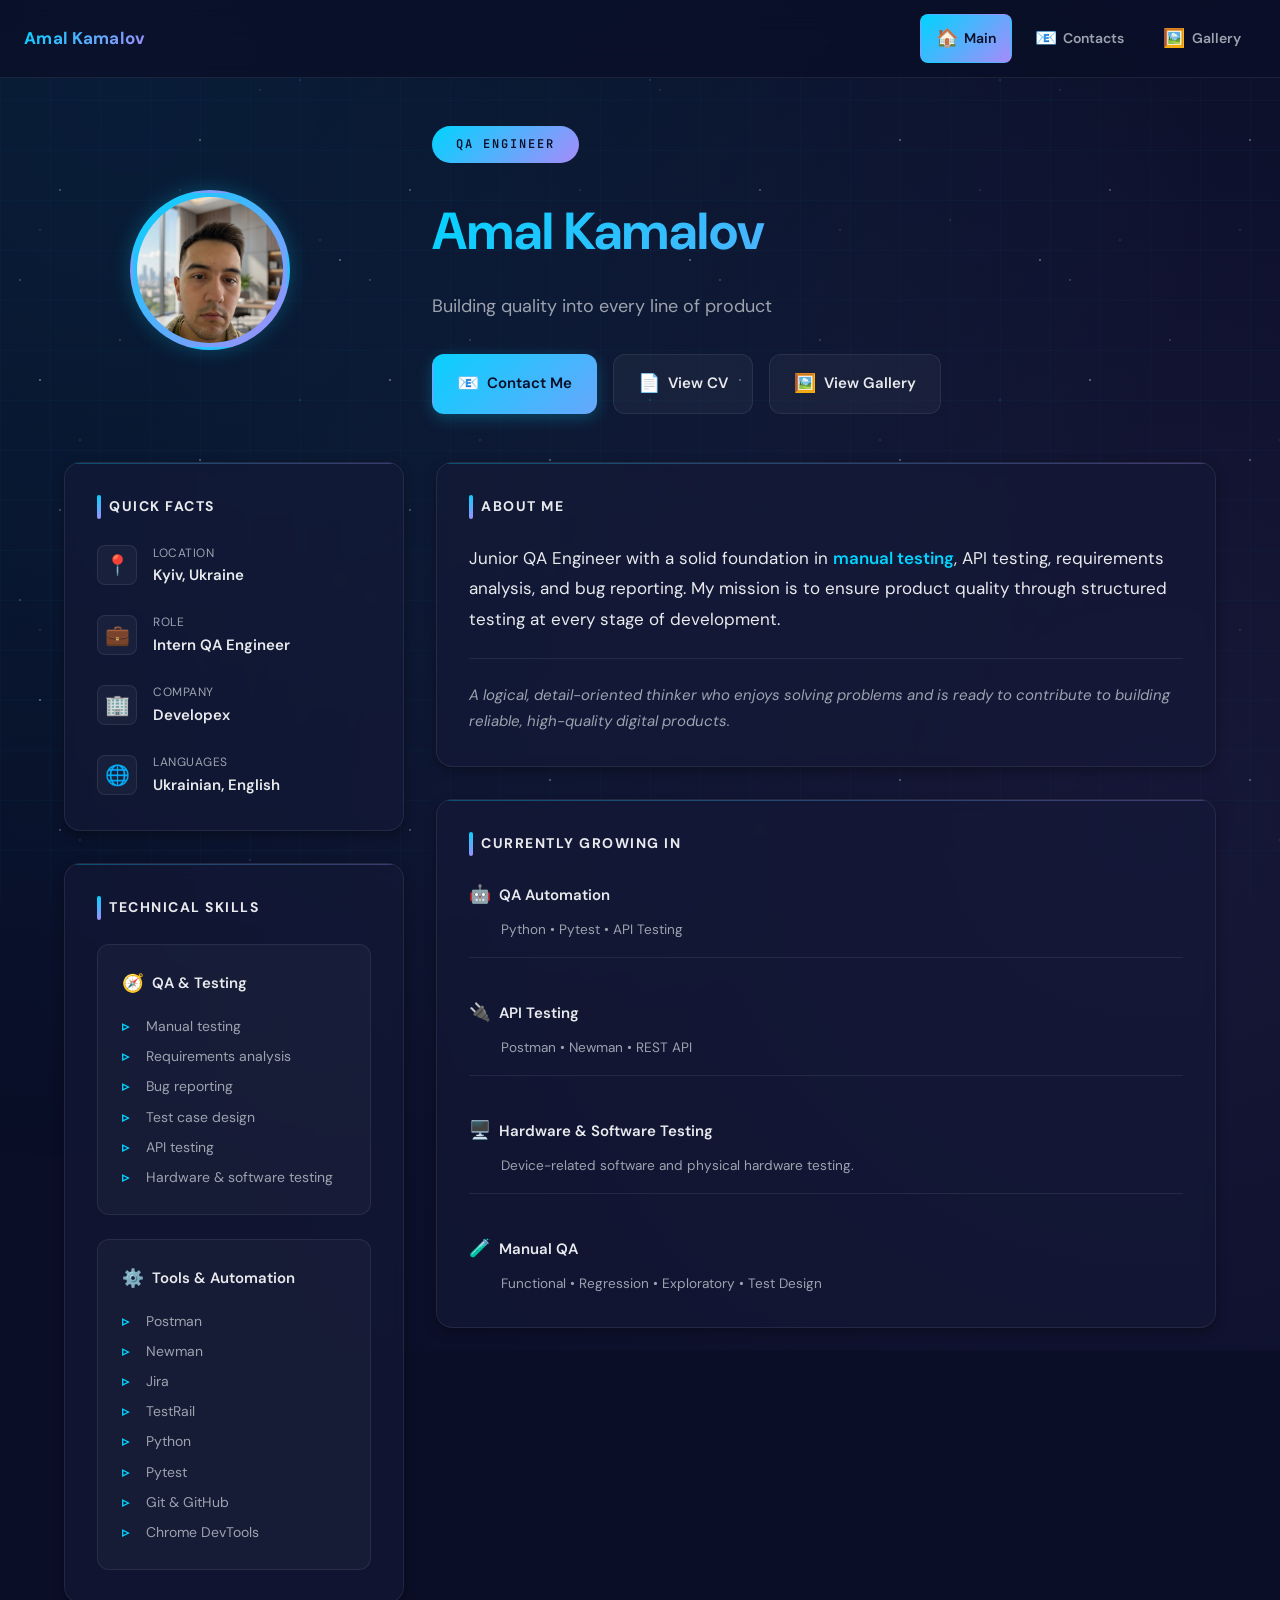
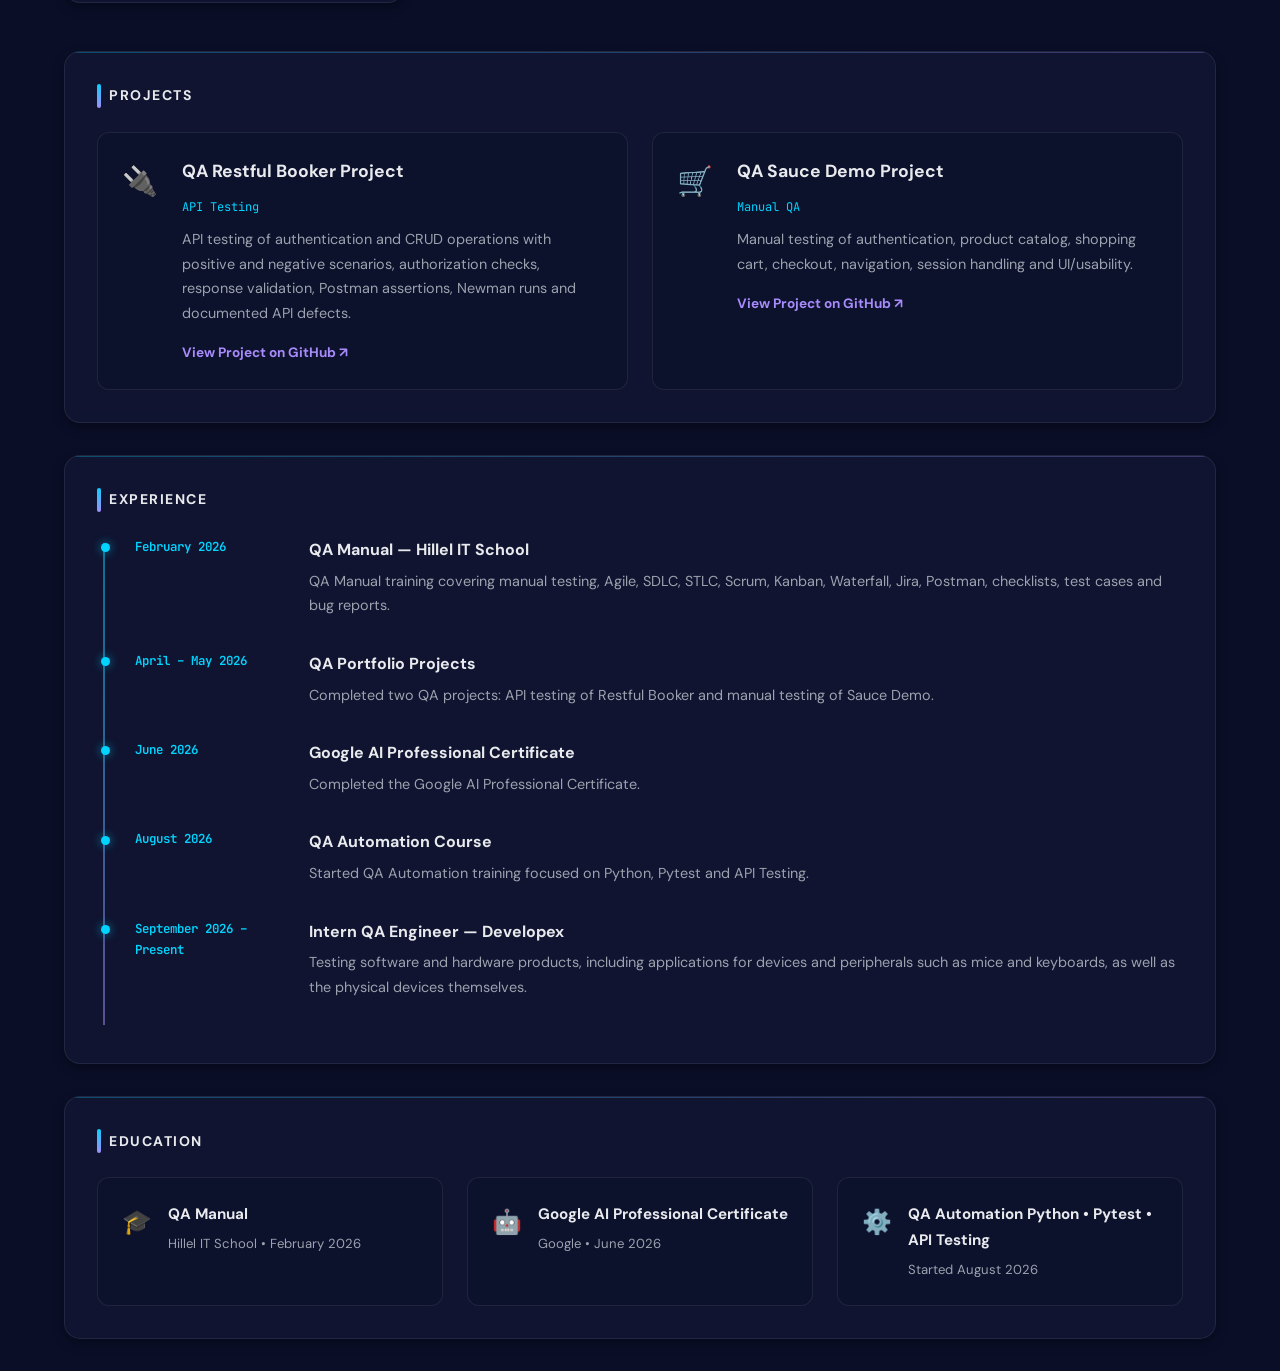
<file: index.html>
<!DOCTYPE html>
<html lang="uk">
<head>
  <meta charset="UTF-8">
  <meta name="viewport" content="width=device-width, initial-scale=1.0">
  <meta name="description" content="Amal Kamalov — QA Engineer portfolio. Manual testing, API testing, hardware and software testing, and QA automation.">
  <title>Amal Kamalov — QA Engineer</title>
  <link rel="stylesheet" type="text/css" href="StylesMy.css">
  <link rel="icon" href="Favicon/favicon.ico" sizes="any">
  <link rel="icon" type="image/png" sizes="16x16" href="Favicon/favicon-16x16.png">
  <link rel="icon" type="image/png" sizes="192x192" href="Favicon/favicon-192x192.png">
  <link rel="icon" type="image/png" sizes="512x512" href="Favicon/favicon-512x512.png">
  <link rel="apple-touch-icon" href="Favicon/apple-touch-icon.png">
  <link rel="preconnect" href="https://fonts.googleapis.com">
  <link rel="preconnect" href="https://fonts.gstatic.com" crossorigin>
  <link href="https://fonts.googleapis.com/css2?family=DM+Sans:wght@400;500;700&family=JetBrains+Mono:wght@400;600&display=swap" rel="stylesheet">
  <style>
    .content-section { position: relative; z-index: 10; max-width: 1200px; margin: 0 auto; padding: 0 var(--space-md) var(--space-lg); }
    .project-grid { display: grid; grid-template-columns: repeat(2, minmax(0, 1fr)); gap: var(--space-md); }
    .project-item { display: flex; gap: var(--space-md); padding: var(--space-md); border: 1px solid var(--border-color); border-radius: var(--radius-md); background: rgba(10,14,39,0.28); }
    .project-icon { font-size: 1.8rem; flex-shrink: 0; }
    .project-content h3 { margin-bottom: 0.35rem; font-size: 1.1rem; }
    .project-type { display: inline-block; color: var(--accent-cyan); font-family: var(--font-mono); font-size: 0.75rem; margin-bottom: 0.6rem; }
    .project-content p { color: var(--text-secondary); font-size: 0.9rem; margin-bottom: 0.8rem; }
    .project-link { color: var(--accent-violet); font-size: 0.85rem; text-decoration: none; font-weight: 700; }
    .project-link:hover { color: var(--accent-cyan); }
    .simple-roadmap-item { padding-bottom: var(--space-sm); margin-bottom: var(--space-sm); border-bottom: 1px solid var(--border-color); }
    .simple-roadmap-item:last-child { border-bottom: 0; margin-bottom: 0; padding-bottom: 0; }
    .roadmap-description { color: var(--text-secondary); font-size: 0.85rem; margin: 0.25rem 0 0 2rem; }
    .timeline { position: relative; padding-left: 1.4rem; }
    .timeline::before { content: ''; position: absolute; left: 0.35rem; top: 0.4rem; bottom: 0.4rem; width: 2px; background: var(--gradient-primary); opacity: 0.5; }
    .timeline-item { position: relative; display: grid; grid-template-columns: 150px 1fr; gap: var(--space-md); padding: 0 0 var(--space-lg) 1rem; }
    .timeline-item::before { content: ''; position: absolute; left: -1.18rem; top: 0.45rem; width: 9px; height: 9px; border-radius: 50%; background: var(--accent-cyan); box-shadow: 0 0 10px rgba(0,212,255,0.6); }
    .timeline-date { color: var(--accent-cyan); font-family: var(--font-mono); font-size: 0.78rem; font-weight: 600; }
    .timeline-content h3 { font-size: 1rem; margin-bottom: 0.35rem; }
    .timeline-content p { color: var(--text-secondary); font-size: 0.9rem; }
    .education-grid { display: grid; grid-template-columns: repeat(3, minmax(0, 1fr)); gap: var(--space-md); }
    .education-item { display: flex; gap: var(--space-sm); padding: var(--space-md); border: 1px solid var(--border-color); border-radius: var(--radius-md); background: rgba(10,14,39,0.28); }
    .education-icon { font-size: 1.5rem; }
    .education-item h3 { font-size: 0.95rem; margin-bottom: 0.3rem; }
    .education-item p { color: var(--text-secondary); font-size: 0.82rem; }

    /* Motion system */
    @keyframes heroPhotoIn { from { opacity: 0; transform: scale(.92) translateY(14px); } to { opacity: 1; transform: scale(1) translateY(0); } }
    @keyframes heroBadgeIn { from { opacity: 0; transform: translateY(-14px); } to { opacity: 1; transform: translateY(0); } }
    @keyframes heroTextIn { from { opacity: 0; transform: translateY(18px); } to { opacity: 1; transform: translateY(0); } }
    @keyframes heroButtonsIn { from { opacity: 0; transform: translateY(14px); } to { opacity: 1; transform: translateY(0); } }
    @keyframes photoGlow { 0%,100% { filter: drop-shadow(0 0 8px rgba(0,212,255,.22)); } 50% { filter: drop-shadow(0 0 20px rgba(112,102,255,.42)); } }
    @keyframes gridDrift { from { background-position: 0 0; } to { background-position: 32px 32px; } }
    @keyframes lineGrow { from { transform: scaleY(.25); opacity: .35; } to { transform: scaleY(1); opacity: 1; } }

    .bg-grid { animation: gridDrift 28s linear infinite !important; }
    .bg-gradient,.bg-stars,.bg-stars-far { animation: none !important; will-change: auto; }
    .hero-photo-wrapper { animation: heroPhotoIn .8s cubic-bezier(.2,.7,.2,1) both, photoGlow 4s ease-in-out 1s infinite; }
    .hero-text .header-badge { animation: heroBadgeIn .55s ease-out .12s both; }
    .hero-text .glitch-text { animation: heroTextIn .65s ease-out .25s both; }
    .hero-text .header-subtitle { animation: heroTextIn .65s ease-out .38s both; }
    .hero-text .hero-cta { animation: heroButtonsIn .65s ease-out .5s both; }

    .card { backdrop-filter: blur(6px); -webkit-backdrop-filter: blur(6px); transition: transform .25s ease, border-color .25s ease, box-shadow .25s ease; }
    .card:hover { transform: translateY(-4px); border-color: rgba(0,212,255,.32); box-shadow: 0 14px 34px rgba(0,0,0,.18), 0 0 24px rgba(0,212,255,.06); }
    .btn { transition: transform .2s ease, box-shadow .25s ease, border-color .25s ease, background-position .35s ease; }
    .btn:hover { transform: translateY(-3px); box-shadow: 0 10px 24px rgba(0,0,0,.22); }
    .btn:hover .btn-icon { transform: translateX(2px); }
    .btn-icon { transition: transform .2s ease; }
    .hero-cta .btn-primary { background-size: 180% 180%; background-position: 0 50%; }
    .hero-cta .btn-primary:hover { background-position: 100% 50%; }
    .section-title .title-decoration { transform-origin: center; animation: lineGrow .45s ease-out both; }

    .reveal { opacity: 0; transform: translateY(24px); transition: opacity .65s ease, transform .65s cubic-bezier(.2,.7,.2,1); }
    .reveal.is-visible { opacity: 1; transform: translateY(0); }
    .reveal-delay-1 { transition-delay: .08s; }
    .reveal-delay-2 { transition-delay: .16s; }
    .reveal-delay-3 { transition-delay: .24s; }

    /* Hero alignment: text starts on the same inner line as About Me. */
    .hero-inner { max-width: 1200px; display: grid; grid-template-columns: 340px minmax(0,1fr); gap: 32px; align-items: center; }
    .hero-photo-wrapper { justify-self: center; }
    .hero-text { min-width: 0; grid-column: 2; margin-left: 20px; }

    @media (prefers-reduced-motion: reduce) {
      .hero-photo-wrapper,.hero-text .header-badge,.hero-text .glitch-text,.hero-text .header-subtitle,.hero-text .hero-cta,.section-title .title-decoration { animation: none !important; }
      .bg-grid { animation: none !important; }
      .reveal { opacity: 1; transform: none; transition: none; }
      .card,.btn { transition: none; }
    }
    @media (max-width:768px) {
      .project-grid,.education-grid { grid-template-columns:1fr; }
      .timeline-item { grid-template-columns:1fr; gap:.25rem; }
      .hero-inner { display:flex; gap:var(--space-md); }
      .hero-text { grid-column:auto; margin-left:0; }
    }
  </style>
</head>
<body>
  <div class="bg-grid"></div><div class="bg-gradient"></div><div class="bg-stars-far"></div><div class="bg-stars"></div><div class="shooting-star"></div><div class="shooting-star shooting-star-2"></div>
  <nav class="top-nav"><div class="top-nav-inner"><a href="index.html" class="top-nav-brand">Amal Kamalov</a><div class="top-nav-links"><a href="index.html" class="top-nav-link active"><span class="btn-icon">🏠</span><span>Main</span></a><a href="Pages/Contact page.html" class="top-nav-link"><span class="btn-icon">📧</span><span>Contacts</span></a><a href="Pages/Photo page.html" class="top-nav-link"><span class="btn-icon">🖼️</span><span>Gallery</span></a></div></div></nav>
  <header class="hero" id="main-header"><div class="hero-inner"><div class="hero-photo-wrapper"><img src="Photo/profile.jpg" alt="Amal Kamalov portrait" loading="lazy"></div><div class="hero-text"><div class="header-badge">QA ENGINEER</div><h1 class="glitch-text">Amal Kamalov</h1><p class="header-subtitle">Building quality into every line of product</p><div class="hero-cta"><a href="Pages/Contact page.html" class="btn btn-primary"><span class="btn-icon">📧</span><span>Contact Me</span></a><a href="CV/CV_Amal_Kamalov.pdf" class="btn btn-secondary" target="_blank" rel="noopener noreferrer"><span class="btn-icon">📄</span><span>View CV</span></a><a href="Pages/Photo page.html" class="btn btn-secondary"><span class="btn-icon">🖼️</span><span>View Gallery</span></a></div></div></div></header>
  <main class="cv-container"><div class="left-column"><div class="card facts-card reveal"><h3 class="card-title"><span class="title-decoration"></span>Quick Facts</h3><ul class="facts-list"><li><span class="fact-icon">📍</span><div><span class="fact-label">Location</span><span class="fact-value">Kyiv, Ukraine</span></div></li><li><span class="fact-icon">💼</span><div><span class="fact-label">Role</span><span class="fact-value">Intern QA Engineer</span></div></li><li><span class="fact-icon">🏢</span><div><span class="fact-label">Company</span><span class="fact-value">Developex</span></div></li><li><span class="fact-icon">🌐</span><div><span class="fact-label">Languages</span><span class="fact-value">Ukrainian, English</span></div></li></ul></div><div class="card skills-card reveal reveal-delay-2"><h3 class="card-title"><span class="title-decoration"></span>Technical Skills</h3><div class="skills-grid"><div class="skill-category"><div class="skill-header"><span class="skill-icon">🧭</span><h4>QA & Testing</h4></div><ul class="skill-list"><li>Manual testing</li><li>Requirements analysis</li><li>Bug reporting</li><li>Test case design</li><li>API testing</li><li>Hardware & software testing</li></ul></div><div class="skill-category"><div class="skill-header"><span class="skill-icon">⚙️</span><h4>Tools & Automation</h4></div><ul class="skill-list"><li>Postman</li><li>Newman</li><li>Jira</li><li>TestRail</li><li>Python</li><li>Pytest</li><li>Git & GitHub</li><li>Chrome DevTools</li></ul></div></div></div></div><div class="right-column"><div class="card summary-card reveal reveal-delay-1"><h2 class="section-title"><span class="title-decoration"></span>About Me</h2><div class="summary-content"><p class="lead-text">Junior QA Engineer with a solid foundation in <span class="accent">manual testing</span>, API testing, requirements analysis, and bug reporting. My mission is to ensure product quality through structured testing at every stage of development.</p><p class="summary-footer">A logical, detail-oriented thinker who enjoys solving problems and is ready to contribute to building reliable, high-quality digital products.</p></div></div><div class="card roadmap-card reveal reveal-delay-2"><h2 class="section-title"><span class="title-decoration"></span>Currently Growing In</h2><div class="roadmap-list"><div class="roadmap-item simple-roadmap-item"><div class="roadmap-top"><span class="roadmap-icon">🤖</span><span class="roadmap-name">QA Automation</span></div><p class="roadmap-description">Python • Pytest • API Testing</p></div><div class="roadmap-item simple-roadmap-item"><div class="roadmap-top"><span class="roadmap-icon">🔌</span><span class="roadmap-name">API Testing</span></div><p class="roadmap-description">Postman • Newman • REST API</p></div><div class="roadmap-item simple-roadmap-item"><div class="roadmap-top"><span class="roadmap-icon">🖥️</span><span class="roadmap-name">Hardware & Software Testing</span></div><p class="roadmap-description">Device-related software and physical hardware testing.</p></div><div class="roadmap-item simple-roadmap-item"><div class="roadmap-top"><span class="roadmap-icon">🧪</span><span class="roadmap-name">Manual QA</span></div><p class="roadmap-description">Functional • Regression • Exploratory • Test Design</p></div></div></div></div></main>
  <section class="content-section projects-section"><div class="card reveal"><h2 class="section-title"><span class="title-decoration"></span>Projects</h2><div class="project-grid"><article class="project-item"><div class="project-icon">🔌</div><div class="project-content"><h3>QA Restful Booker Project</h3><span class="project-type">API Testing</span><p>API testing of authentication and CRUD operations with positive and negative scenarios, authorization checks, response validation, Postman assertions, Newman runs and documented API defects.</p><a class="project-link" href="https://github.com/xoto6bl4/qa-api-restful-booker-project" target="_blank" rel="noopener noreferrer">View Project on GitHub ↗</a></div></article><article class="project-item"><div class="project-icon">🛒</div><div class="project-content"><h3>QA Sauce Demo Project</h3><span class="project-type">Manual QA</span><p>Manual testing of authentication, product catalog, shopping cart, checkout, navigation, session handling and UI/usability.</p><a class="project-link" href="https://github.com/xoto6bl4/qa-sauce-demo-project" target="_blank" rel="noopener noreferrer">View Project on GitHub ↗</a></div></article></div></div></section>
  <section class="content-section experience-section"><div class="card reveal"><h2 class="section-title"><span class="title-decoration"></span>Experience</h2><div class="timeline"><div class="timeline-item"><div class="timeline-date">February 2026</div><div class="timeline-content"><h3>QA Manual — Hillel IT School</h3><p>QA Manual training covering manual testing, Agile, SDLC, STLC, Scrum, Kanban, Waterfall, Jira, Postman, checklists, test cases and bug reports.</p></div></div><div class="timeline-item"><div class="timeline-date">April – May 2026</div><div class="timeline-content"><h3>QA Portfolio Projects</h3><p>Completed two QA projects: API testing of Restful Booker and manual testing of Sauce Demo.</p></div></div><div class="timeline-item"><div class="timeline-date">June 2026</div><div class="timeline-content"><h3>Google AI Professional Certificate</h3><p>Completed the Google AI Professional Certificate.</p></div></div><div class="timeline-item"><div class="timeline-date">August 2026</div><div class="timeline-content"><h3>QA Automation Course</h3><p>Started QA Automation training focused on Python, Pytest and API Testing.</p></div></div><div class="timeline-item"><div class="timeline-date">September 2026 – Present</div><div class="timeline-content"><h3>Intern QA Engineer — Developex</h3><p>Testing software and hardware products, including applications for devices and peripherals such as mice and keyboards, as well as the physical devices themselves.</p></div></div></div></div></section>
  <section class="content-section education-section"><div class="card reveal"><h2 class="section-title"><span class="title-decoration"></span>Education</h2><div class="education-grid"><article class="education-item"><span class="education-icon">🎓</span><div><h3>QA Manual</h3><p>Hillel IT School • February 2026</p></div></article><article class="education-item"><span class="education-icon">🤖</span><div><h3>Google AI Professional Certificate</h3><p>Google • June 2026</p></div></article><article class="education-item"><span class="education-icon">⚙️</span><div><h3>QA Automation Python • Pytest • API Testing</h3><p>Started August 2026</p></div></article></div></div></section>
  <script>
    const revealItems = document.querySelectorAll('.reveal');
    const revealObserver = new IntersectionObserver((entries, observer) => {
      entries.forEach(entry => {
        if (entry.isIntersecting) {
          entry.target.classList.add('is-visible');
          observer.unobserve(entry.target);
        }
      });
    }, { threshold: 0.12, rootMargin: '0px 0px -40px 0px' });
    revealItems.forEach(item => revealObserver.observe(item));
  </script>
</body>
</html>
</file>
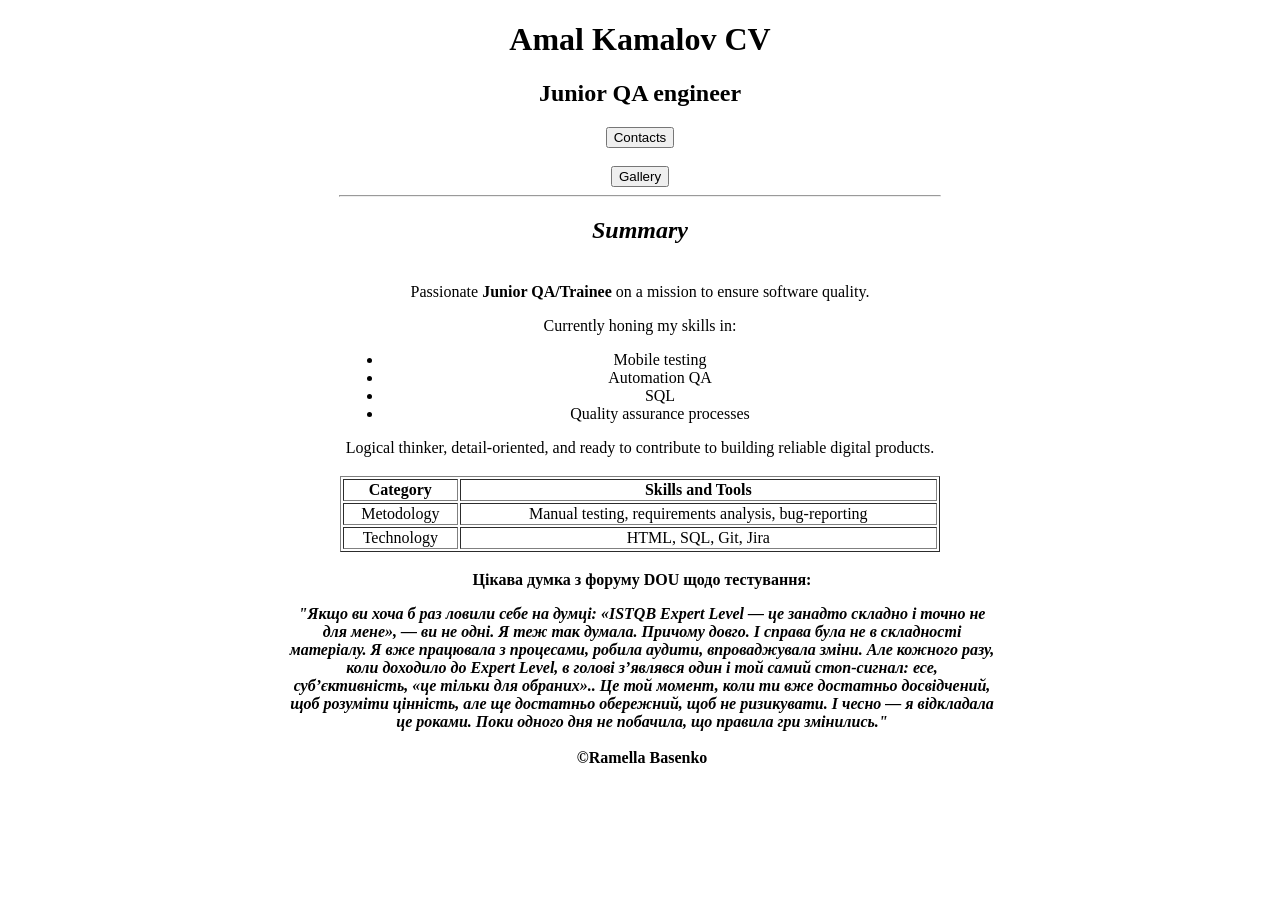
<file: index.html.html>
<!DOCTYPE html>
<html>
<head>
    <title>Amal Kamalov - CV</title>
    <link rel="icon" href="Favicon/favicon.ico" type="image/x-icon">
</head>
<body>

<center>

    <h1>Amal Kamalov CV</h1>
    <h2>Junior QA engineer</h2>
    
<a href="Pages/Contact page.html">
        <button>Contacts</button>       
    </a>
    <br><br>
<a href="Pages/Photo page.html">
        <button>Gallery</button>          
    </a>
    <hr width="600">
    <h2><em>Summary</em></h2>
<table width="600">
        <tr>
            <td align="center">
                <p>Passionate <strong>Junior QA/Trainee</strong> on a mission to ensure software quality.</p>
                Currently honing my skills in:
                <!-- Початок списку -->
                <ul>
                    <li>Mobile testing</li>
                    <li>Automation QA</li>
                    <li>SQL</li>
                    <li>Quality assurance processes</li>
                </ul>
                <!-- Кінець списку -->
                
                <p>Logical thinker, detail-oriented, and ready to contribute to building reliable digital products.</p>
            </td>
        </tr>
    </table>

<!-- Тута буде табличка -->
    <table border="1" width="600">
        <tr>
            <th>Category</th>
            <th>Skills and Tools</th>
        </tr>
        <tr>
            <td align="center">Metodology</td>
            <td align="center">Manual testing, requirements analysis, bug-reporting</td>
        </tr>
        <tr>
            <td align="center">Technology</td>
            <td align="center">HTML, SQL, Git, Jira</td>
        </tr>
    </table>    
<table width="800">
        <tr>
            <td align="center">
    <th><p>Цікава думка з форуму DOU щодо тестування:</p>

<blockquote cite="https://dou.ua/forums/topic/59199/?from=forcol">
    <i>"Якщо ви хоча б раз ловили себе на думці: «ISTQB Expert Level — це занадто складно і точно не для мене», — ви не одні. Я теж так думала. Причому довго.
І справа була не в складності матеріалу. Я вже працювала з процесами, робила аудити, впроваджувала зміни. Але кожного разу, коли доходило до Expert Level, в голові з’являвся один і той самий стоп-сигнал: есе, суб’єктивність, «це тільки для обраних»..
Це той момент, коли ти вже достатньо досвідчений, щоб розуміти цінність, але ще достатньо обережний, щоб не ризикувати. І чесно — я відкладала це роками. Поки одного дня не побачила, що правила гри змінились."</i>
<br><br>©Ramella Basenko
</blockquote></th>
  </tr>
</table>
</center>

</body>
</html>
</file>
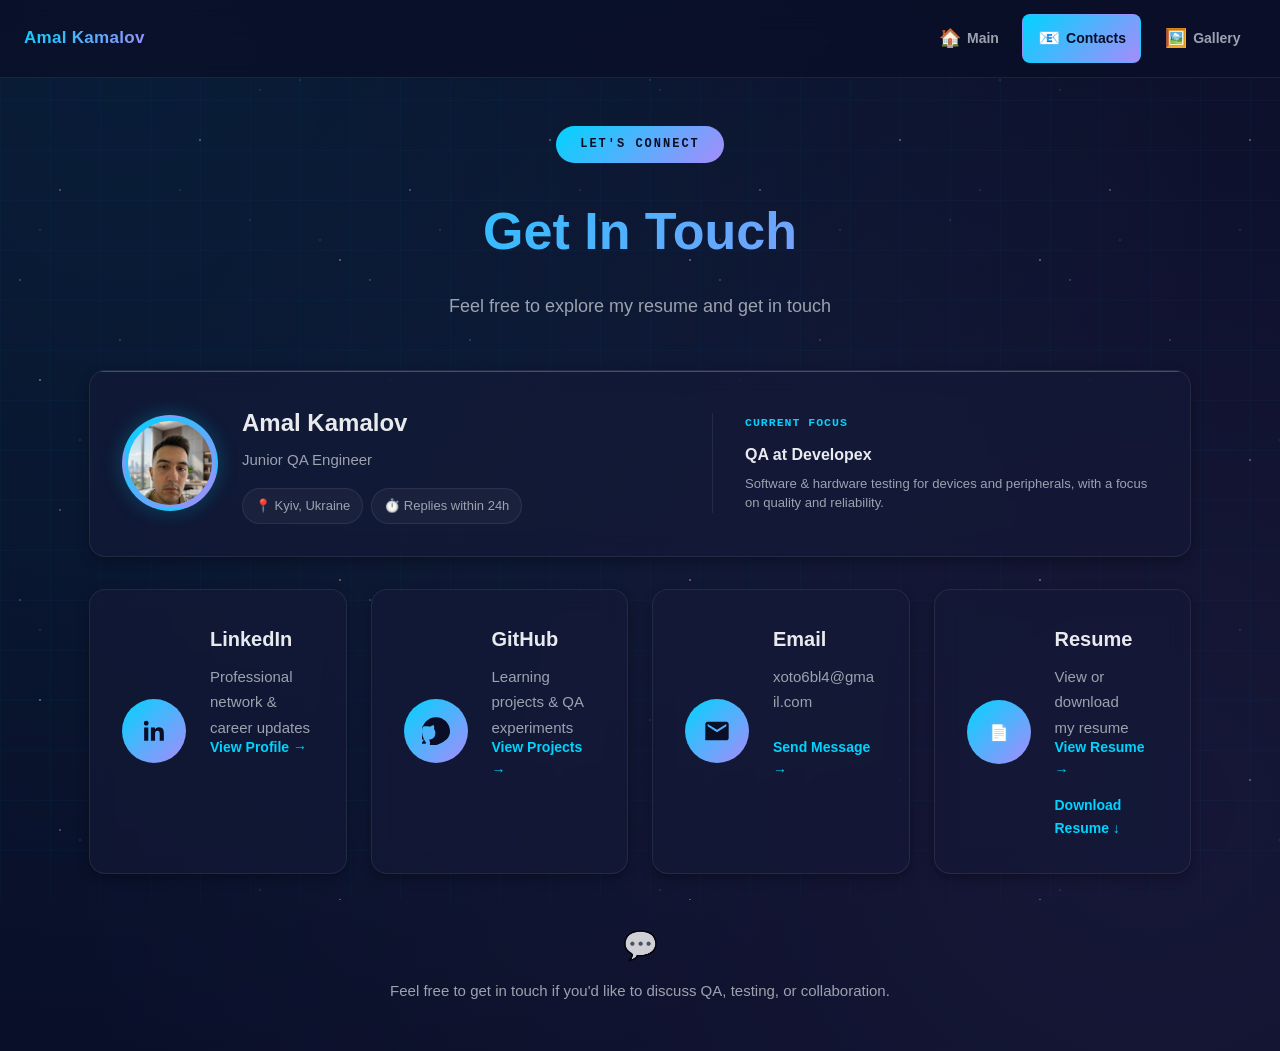
<file: Pages/Contact page.html>
<!DOCTYPE html>
<html lang="uk">
<head>
  <meta charset="UTF-8">
  <meta name="viewport" content="width=device-width, initial-scale=1.0">
  <meta name="description" content="Get in touch with Amal Kamalov, Junior QA Engineer. LinkedIn, GitHub, CV, and email contacts.">
  <title>Amal Kamalov — Contacts</title>
  <link rel="stylesheet" type="text/css" href="../StylesMy.css">
  <link rel="icon" href="../Favicon/favicon.ico" sizes="any">
  <link rel="icon" type="image/png" sizes="16x16" href="../Favicon/favicon-16.png">
  <link rel="icon" type="image/png" sizes="192x192" href="../Favicon/favicon-192.png">
  <link rel="icon" type="image/png" sizes="512x512" href="../Favicon/favicon-512.png">
  <link rel="apple-touch-icon" href="../Favicon/apple-touch-icon.png">
  <style>
    .contact-container { max-width: 1350px; }
    .contact-grid { grid-template-columns: repeat(4, minmax(0, 1fr)); gap: var(--space-md); align-items: stretch; }
    .contact-grid .contact-card { min-width: 0; height: 100%; }
    .contact-grid .contact-details { min-width: 0; flex: 1; align-self: stretch; display: grid; grid-template-rows: auto 4.5rem auto; align-content: start; }
    .contact-grid .contact-details h3 { margin: 0 0 0.5rem; }
    .contact-grid .contact-details p { overflow-wrap: anywhere; margin: 0; }
    .contact-grid .contact-details > .contact-link { align-self: end; }
    .cv-card .contact-details { grid-template-rows: auto 4.5rem auto; }
    .cv-card .contact-details p { white-space: normal; }
    .cv-card-actions { display: flex; flex-direction: column; gap: 0.65rem; margin-top: 0; }
    .cv-card-actions .contact-link { display: block; text-decoration: none !important; text-decoration-line: none !important; }
    .business-card { display: grid; grid-template-columns: 96px minmax(0, 1fr) minmax(0, 1fr); align-items: center; gap: var(--space-md); }
    .business-card-focus { min-width: 0; padding-left: var(--space-lg); border-left: 1px solid var(--border-color); }
    .business-card-focus-title { color: var(--accent-cyan); font-family: var(--font-mono); font-size: 0.72rem; font-weight: 600; text-transform: uppercase; letter-spacing: 1px; margin-bottom: 0.5rem; }
    .business-card-focus h3 { font-size: 1rem; margin-bottom: 0.35rem; }
    .business-card-focus p { color: var(--text-secondary); font-size: 0.82rem; line-height: 1.5; }
    @media (max-width: 1100px) { .contact-grid { grid-template-columns: repeat(2, minmax(0, 1fr)); } }
    @media (max-width: 800px) { .business-card { grid-template-columns: auto 1fr; } .business-card-focus { grid-column: 1 / -1; padding: var(--space-md) 0 0; border-left: 0; border-top: 1px solid var(--border-color); } }
    @media (max-width: 600px) { .contact-grid { grid-template-columns: 1fr; } }
    @media (max-width: 1300px) and (min-width: 1101px) { .contact-container { max-width: 1150px; } }
  </style>
</head>
<body>
  <div class="bg-grid"></div><div class="bg-gradient"></div><div class="bg-stars-far"></div><div class="bg-stars"></div><div class="shooting-star"></div><div class="shooting-star shooting-star-2"></div>
  <nav class="top-nav"><div class="top-nav-inner"><a href="../index.html" class="top-nav-brand">Amal Kamalov</a><div class="top-nav-links"><a href="../index.html" class="top-nav-link"><span class="btn-icon">🏠</span><span>Main</span></a><a href="Contact page.html" class="top-nav-link active"><span class="btn-icon">📧</span><span>Contacts</span></a><a href="Photo page.html" class="top-nav-link"><span class="btn-icon">🖼️</span><span>Gallery</span></a></div></div></nav>
  <header class="main-header"><div class="header-content"><div class="header-badge">LET'S CONNECT</div><h1 class="glitch-text">Get In Touch</h1><p class="header-subtitle">Feel free to explore my resume and get in touch</p></div></header>
  <main class="contact-container">
    <div class="business-card"><div class="business-card-photo"><img src="../Photo/profile.jpg" alt="Amal Kamalov portrait" loading="lazy"></div><div class="business-card-info"><h2>Amal Kamalov</h2><p class="business-card-role">Junior QA Engineer</p><div class="business-card-meta"><span class="meta-pill">📍 Kyiv, Ukraine</span><span class="meta-pill">⏱️ Replies within 24h</span></div></div><div class="business-card-focus"><div class="business-card-focus-title">Current Focus</div><h3>QA at Developex</h3><p>Software & hardware testing for devices and peripherals, with a focus on quality and reliability.</p></div></div>
    <div class="contact-grid">
      <a href="https://www.linkedin.com/in/amal-kamalov-9688773a9/?locale=uk" target="_blank" rel="noopener" class="contact-card linkedin-card"><div class="contact-icon"><svg viewBox="0 0 24 24" width="28" height="28" fill="currentColor"><path d="M20.447 20.452h-3.554v-5.569c0-1.328-.027-3.037-1.852-3.037-1.853 0-2.136 1.446-2.136 2.939v5.667H9.351V9h3.414v1.561h.046c.477-.9 1.637-1.85 3.37-1.85 3.601 0 4.267 2.37 4.267 5.455v6.286zM5.337 7.433a2.062 2.062 0 1 1 0-4.125 2.062 2.062 0 0 1 0 4.125zM7.114 20.452H3.558V9h3.556v11.452z"/></svg></div><div class="contact-details"><h3>LinkedIn</h3><p>Professional network & career updates</p><span class="contact-link">View Profile →</span></div><div class="card-glow"></div></a>
      <a href="https://github.com/xoto6bl4" target="_blank" rel="noopener" class="contact-card github-card"><div class="contact-icon"><svg viewBox="0 0 24 24" fill="currentColor" width="28" height="28"><path d="M12 .297C5.373 .297 0 5.67 0 12.297c0 5.303 3.438 9.8 3.438 9.8 0 .6-.258.82-.577.82-.285 0-1.04-.01-2.04-.015-3.338.724-4.042-1.61-4.042-1.61-.546-1.387-1.333-1.757-1.333-1.757-1.09-.745.083-.729.083-.729 1.205.084 1.84 1.237 1.84 1.237 1.07 1.834 2.807 1.304 3.492.997.108-.775.418-1.305.762-1.605-2.665-.303-5.466-1.332-5.466-5.93 0-1.31.467-2.38 1.235-3.22-.124-.303-.535-1.523.117-3.176 0 0 1.008-.322 3.301 1.23.957-.266 1.983-.399 3.003-.404 1.02.005 2.046.138 3.003.404 2.293-1.552 3.301-1.23 3.301-1.23.652 1.653.241 2.873.117 3.176.768.84 1.235 1.91 1.235 3.22 0 4.61-2.806 5.624-5.479 5.921.43.371.823 1.102.823 2.222 0 1.606-.014 2.899-.014 3.293 0 .322.216.694.825.576C20.565 22.092 24 17.596 24 12.297 24 5.67 18.627 .297 12 .297z"/></svg></div><div class="contact-details"><h3>GitHub</h3><p>Learning projects & QA experiments</p><span class="contact-link">View Projects →</span></div><div class="card-glow"></div></a>
      <a href="mailto:xoto6bl4@gmail.com" class="contact-card email-card"><div class="contact-icon"><svg viewBox="0 0 24 24" fill="currentColor" width="28" height="28"><path d="M20 4H4c-1.1 0-1.99.9-1.99 2L2 18c0 1.1-.9 2 2 2h16c1.1 0 2-.9 2-2V6c0-1.1-.9-2-2-2zm0 4-8 5-8-5V6l8 5 8-5v2z"/></svg></div><div class="contact-details"><h3>Email</h3><p>xoto6bl4@gmail.com</p><span class="contact-link">Send Message →</span></div><div class="card-glow"></div></a>
      <div class="contact-card cv-card"><div class="contact-icon">📄</div><div class="contact-details"><h3>Resume</h3><p>View or download<br>my resume</p><div class="cv-card-actions"><a href="../CV/CV_Amal_Kamalov.pdf" class="contact-link" target="_blank" rel="noopener noreferrer">View Resume →</a><a href="../CV/CV_Amal_Kamalov.pdf" class="contact-link" download="CV_Amal_Kamalov.pdf">Download Resume ↓</a></div></div><div class="card-glow"></div></div>
    </div>
    <div class="contact-note"><span class="contact-note-icon">💬</span><p>Feel free to get in touch if you'd like to discuss QA, testing, or collaboration.</p></div>
  </main>
</body>
</html>
</file>
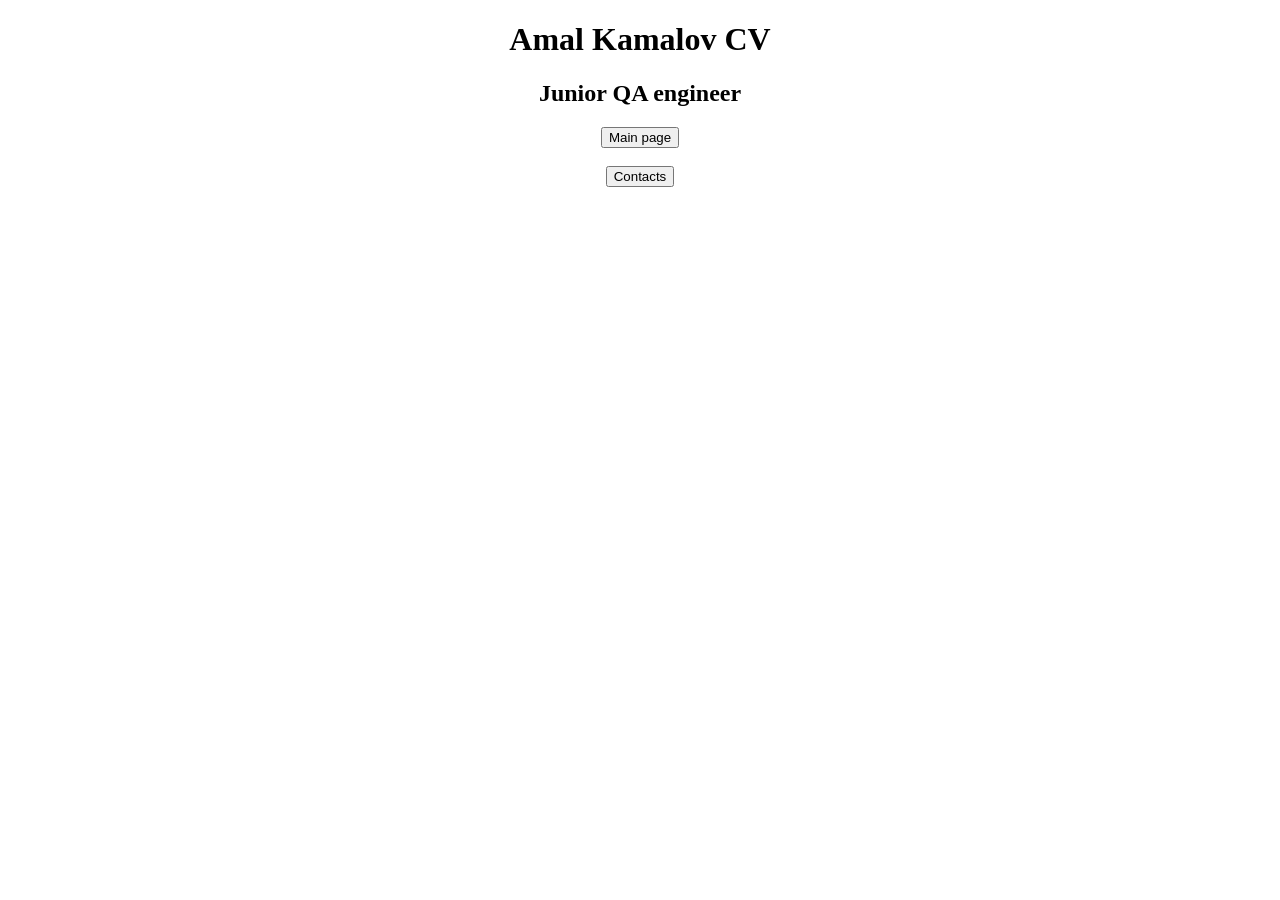
<file: Photo/Photo page.html>
<!DOCTYPE html>
<html>
<head>
    <title>Amal Kamalov - Photo</title>
    <link rel="icon" href="../Favicon/favicon.ico" type="image/x-icon">
</head>
<body>

<center>

    <h1>Amal Kamalov CV</h1>
    <h2>Junior QA engineer</h2>
    


<a href="../My 1st site (CV).html">
        <button>Main page</button>
    </a>
        <br><br>
    <a href="../Pages/Contact page.html">
        <button>Contacts</button>
    </a>
</file>
<file: StylesMy.css>
/* ==========================================================================
   Amal Kamalov — QA Engineer Portfolio
   Design system: dark glassmorphism, cyan/violet accents
   ========================================================================== */

:root {
  /* Colors */
  --bg-primary: #0a0e27;
  --bg-secondary: #151937;
  --bg-card: rgba(21, 25, 55, 0.6);
  --border-color: rgba(255, 255, 255, 0.08);
  --accent-cyan: #00d4ff;
  --accent-violet: #a78bfa;
  --accent-orange: #fb923c;
  --text-primary: #e8eaed;
  --text-secondary: #9ca3af;

  /* Gradients */
  --gradient-primary: linear-gradient(135deg, #00d4ff 0%, #a78bfa 100%);
  --gradient-glow: radial-gradient(circle, rgba(0, 212, 255, 0.15) 0%, transparent 70%);

  /* Spacing */
  --space-xs: 0.5rem;
  --space-sm: 1rem;
  --space-md: 1.5rem;
  --space-lg: 2rem;
  --space-xl: 3rem;

  /* Typography */
  --font-sans: 'DM Sans', -apple-system, BlinkMacSystemFont, sans-serif;
  --font-mono: 'JetBrains Mono', 'Courier New', monospace;

  /* Effects */
  --shadow-sm: 0 4px 12px rgba(0, 0, 0, 0.3);
  --shadow-glow: 0 0 20px rgba(0, 212, 255, 0.25);
  --radius-sm: 8px;
  --radius-md: 12px;
  --radius-lg: 16px;
}

/* ============================= Reset ===================================== */

* {
  margin: 0;
  padding: 0;
  box-sizing: border-box;
}

html {
  scroll-behavior: smooth;
  scroll-padding-top: 90px;
}

@media (prefers-reduced-motion: reduce) {
  html {
    scroll-behavior: auto;
  }
}

body {
  background: var(--bg-primary);
  color: var(--text-primary);
  font-family: var(--font-sans);
  line-height: 1.7;
  overflow-x: hidden;
  min-height: 100vh;
  position: relative;
  -webkit-overflow-scrolling: touch;
  text-rendering: optimizeSpeed;
}

a {
  color: inherit;
}

img {
  max-width: 100%;
  display: block;
}

ul {
  list-style: none;
}

/* ===================== Animated Background Effects ======================= */

.bg-grid {
  position: fixed;
  top: -50px;
  left: -50px;
  width: calc(100% + 50px);
  height: calc(100% + 50px);
  background-image:
    linear-gradient(rgba(0, 212, 255, 0.03) 1px, transparent 1px),
    linear-gradient(90deg, rgba(0, 212, 255, 0.03) 1px, transparent 1px);
  background-size: 50px 50px;
  pointer-events: none;
  z-index: 0;
  animation: gridMove 20s linear infinite;
  will-change: transform;
  contain: strict;
  transform: translate3d(0, 0, 0);
  backface-visibility: hidden;
}

/* Transform-only animation: stays on the compositor thread, avoids
   repainting the fixed full-viewport layer every frame (the cause of
   scroll jank on pages with many backdrop-filter blurred cards). */
@keyframes gridMove {
  from { transform: translate3d(0, 0, 0); }
  to { transform: translate3d(-50px, -50px, 0); }
}

.bg-gradient {
  position: fixed;
  top: -50%;
  left: -50%;
  width: 200%;
  height: 200%;
  background:
    radial-gradient(circle at 30% 30%, rgba(0, 212, 255, 0.08) 0%, transparent 50%),
    radial-gradient(circle at 70% 70%, rgba(167, 139, 250, 0.08) 0%, transparent 50%);
  pointer-events: none;
  z-index: 0;
  animation: gradientRotate 30s linear infinite;
  will-change: transform;
}

@keyframes gradientRotate {
  from { transform: rotate(0deg); }
  to { transform: rotate(360deg); }
}

/* ============================== Space Starfield ================================ */
/* Static star dot-fields (no per-frame repaint) + cheap opacity/transform-only
   animations so the space theme never reintroduces the scroll jank we fixed. */

.bg-stars {
  position: fixed;
  inset: 0;
  pointer-events: none;
  z-index: 0;
  background-image:
    radial-gradient(1.6px 1.6px at 40px 60px, #ffffff, transparent),
    radial-gradient(1px 1px at 120px 20px, #cfe8ff, transparent),
    radial-gradient(1.4px 1.4px at 200px 140px, #ffffff, transparent),
    radial-gradient(1px 1px at 250px 220px, #a78bfa, transparent),
    radial-gradient(1.2px 1.2px at 60px 190px, #ffffff, transparent),
    radial-gradient(1px 1px at 300px 80px, #00d4ff, transparent),
    radial-gradient(1.5px 1.5px at 340px 260px, #ffffff, transparent),
    radial-gradient(1px 1px at 20px 280px, #ffffff, transparent);
  background-repeat: repeat;
  background-size: 350px 320px;
  opacity: 0.55;
  animation: starTwinkle 5s ease-in-out infinite alternate;
  will-change: opacity;
}

.bg-stars-far {
  position: fixed;
  inset: 0;
  pointer-events: none;
  z-index: 0;
  background-image:
    radial-gradient(1px 1px at 80px 40px, #ffffff, transparent),
    radial-gradient(1px 1px at 180px 190px, #ffffff, transparent),
    radial-gradient(1px 1px at 260px 90px, #ffffff, transparent),
    radial-gradient(1px 1px at 320px 240px, #ffffff, transparent),
    radial-gradient(1px 1px at 40px 230px, #ffffff, transparent);
  background-repeat: repeat;
  background-size: 400px 400px;
  opacity: 0.3;
  animation: starDrift 90s linear infinite;
  will-change: transform;
}

@keyframes starTwinkle {
  from { opacity: 0.35; }
  to { opacity: 0.7; }
}

@keyframes starDrift {
  from { transform: translate3d(0, 0, 0); }
  to { transform: translate3d(-400px, -400px, 0); }
}

.shooting-star {
  position: fixed;
  top: 12%;
  left: -5%;
  width: 3px;
  height: 3px;
  background: #ffffff;
  border-radius: 50%;
  box-shadow: 0 0 6px 2px rgba(255, 255, 255, 0.9), 0 0 20px 4px rgba(0, 212, 255, 0.4);
  z-index: 0;
  pointer-events: none;
  opacity: 0;
  animation: shootAcross 9s ease-in infinite;
  will-change: transform, opacity;
}

.shooting-star::after {
  content: '';
  position: absolute;
  top: 50%;
  right: 100%;
  width: 90px;
  height: 1px;
  background: linear-gradient(90deg, transparent, rgba(255, 255, 255, 0.7));
  transform: translateY(-50%);
}

.shooting-star-2 {
  top: 30%;
  animation-delay: 4.5s;
  animation-duration: 11s;
}

@keyframes shootAcross {
  0% { transform: translate3d(0, 0, 0) scale(0.6); opacity: 0; }
  4% { opacity: 1; }
  22% { transform: translate3d(85vw, 55vh, 0) scale(1); opacity: 0; }
  100% { transform: translate3d(85vw, 55vh, 0) scale(1); opacity: 0; }
}

@media (prefers-reduced-motion: reduce) {
  .bg-stars, .bg-stars-far, .shooting-star {
    animation: none;
  }
  .shooting-star {
    display: none;
  }
}

/* ================================ Hero ===================================== */

.hero {
  position: relative;
  z-index: 10;
  padding: var(--space-xl) var(--space-md);
  animation: fadeInDown 0.8s ease-out;
}

.hero-inner {
  max-width: 900px;
  margin: 0 auto;
  display: flex;
  align-items: center;
  gap: var(--space-xl);
}

.hero-photo-wrapper {
  flex-shrink: 0;
  width: 160px;
  height: 160px;
  border-radius: 50%;
  overflow: hidden;
  border: 3px solid transparent;
  background: var(--gradient-primary);
  padding: 4px;
  box-shadow: var(--shadow-glow);
  animation: fadeIn 0.8s ease-out 0.1s backwards;
}

.hero-photo-wrapper img {
  width: 100%;
  height: 100%;
  object-fit: cover;
  border-radius: 50%;
}

.hero-text {
  text-align: left;
}

.hero-text .header-badge { margin-bottom: var(--space-md); }
.hero-text .glitch-text { margin-bottom: var(--space-sm); }
.hero-text .header-subtitle { margin-bottom: var(--space-lg); }

.hero-cta {
  display: flex;
  gap: var(--space-sm);
  flex-wrap: wrap;
  animation: fadeIn 0.8s ease-out 0.7s backwards;
}

.hero-cta .btn {
  padding: 0.85rem 1.5rem;
}

@media (max-width: 768px) {
  .hero-inner {
    flex-direction: column;
    text-align: center;
    gap: var(--space-md);
  }
  .hero-text {
    text-align: center;
  }
  .hero-cta {
    justify-content: center;
  }
  .hero-photo-wrapper {
    width: 120px;
    height: 120px;
  }
}

/* ============================= Header ===================================== */

.main-header {
  position: relative;
  z-index: 10;
  text-align: center;
  padding: var(--space-xl) var(--space-md);
  animation: fadeInDown 0.8s ease-out;
}

@keyframes fadeInDown {
  from { opacity: 0; transform: translateY(-20px); }
  to { opacity: 1; transform: translateY(0); }
}

.header-content {
  max-width: 800px;
  margin: 0 auto;
}

.header-badge {
  display: inline-block;
  padding: var(--space-xs) var(--space-md);
  background: var(--gradient-primary);
  border-radius: 50px;
  font-family: var(--font-mono);
  font-size: 0.75rem;
  font-weight: 600;
  letter-spacing: 2px;
  color: var(--bg-primary);
  margin-bottom: var(--space-md);
  animation: fadeIn 0.8s ease-out 0.2s backwards;
}

@keyframes fadeIn {
  from { opacity: 0; }
  to { opacity: 1; }
}

.glitch-text {
  font-size: clamp(2rem, 6vw, 3.25rem);
  font-weight: 700;
  background: var(--gradient-primary);
  -webkit-background-clip: text;
  background-clip: text;
  -webkit-text-fill-color: transparent;
  margin-bottom: var(--space-sm);
  animation: fadeIn 0.8s ease-out 0.4s backwards;
  position: relative;
}

.header-subtitle {
  font-size: 1.125rem;
  color: var(--text-secondary);
  font-weight: 400;
  animation: fadeIn 0.8s ease-out 0.6s backwards;
}

/* ============================= Layout ===================================== */

.cv-container,
.contact-container,
.gallery-container {
  position: relative;
  z-index: 10;
  max-width: 1200px;
  margin: 0 auto;
  padding: 0 var(--space-md) var(--space-xl);
  animation: fadeInUp 0.8s ease-out 0.4s backwards;
}

.contact-container,
.gallery-container {
  max-width: 1100px;
}

.gallery-container {
  max-width: 1400px;
}

@keyframes fadeInUp {
  from { opacity: 0; transform: translateY(20px); }
  to { opacity: 1; transform: translateY(0); }
}

.cv-container {
  display: grid;
  grid-template-columns: 340px 1fr;
  gap: var(--space-lg);
}

@media (max-width: 968px) {
  .cv-container {
    grid-template-columns: 1fr;
  }
}

/* ============================== Cards ====================================== */

.card {
  background: var(--bg-card);
  border: 1px solid var(--border-color);
  border-radius: var(--radius-lg);
  padding: var(--space-lg);
  backdrop-filter: blur(12px);
  box-shadow: var(--shadow-sm);
  transition: transform 0.3s ease, border-color 0.3s ease, box-shadow 0.3s ease;
  position: relative;
  overflow: hidden;
}

.card::before {
  content: '';
  position: absolute;
  top: 0;
  left: 0;
  right: 0;
  height: 1px;
  background: var(--gradient-primary);
  opacity: 0.3;
  transition: opacity 0.3s ease;
}

.card:hover {
  transform: translateY(-4px);
  border-color: rgba(0, 212, 255, 0.3);
}

.card:hover::before {
  opacity: 1;
}

.card-title,
.section-title {
  font-size: 0.875rem;
  text-transform: uppercase;
  letter-spacing: 1.5px;
  font-weight: 700;
  display: flex;
  align-items: center;
  gap: var(--space-xs);
  margin-bottom: var(--space-md);
  color: var(--text-primary);
}

.title-decoration {
  display: inline-block;
  width: 4px;
  height: 24px;
  background: var(--gradient-primary);
  border-radius: 2px;
}

/* ========================= Left Column / Nav =============================== */

.left-column {
  display: flex;
  flex-direction: column;
  gap: var(--space-lg);
  animation: fadeInLeft 0.6s ease-out;
}

@keyframes fadeInLeft {
  from { opacity: 0; transform: translateX(-20px); }
  to { opacity: 1; transform: translateX(0); }
}

.nav-card .button-group {
  display: flex;
  flex-direction: column;
  gap: var(--space-sm);
}

.btn {
  display: flex;
  align-items: center;
  justify-content: center;
  gap: var(--space-xs);
  padding: 0.9rem var(--space-md);
  border-radius: var(--radius-md);
  font-weight: 600;
  font-size: 0.9375rem;
  text-decoration: none;
  border: 1px solid transparent;
  transition: all 0.3s ease;
  cursor: pointer;
  position: relative;
  overflow: hidden;
}

.btn-primary {
  background: var(--gradient-primary);
  color: var(--bg-primary);
  box-shadow: 0 4px 16px rgba(0, 212, 255, 0.25);
}

.btn-primary:hover {
  transform: translateY(-2px);
  box-shadow: 0 6px 24px rgba(0, 212, 255, 0.4);
}

.btn-secondary {
  background: rgba(255, 255, 255, 0.04);
  border-color: var(--border-color);
  color: var(--text-primary);
}

.btn-secondary:hover {
  transform: translateY(-2px);
  border-color: var(--accent-violet);
  background: rgba(167, 139, 250, 0.08);
}

.btn-icon {
  font-size: 1.125rem;
}

/* ============================ Quick Facts Card ================================ */

.facts-list {
  display: flex;
  flex-direction: column;
  gap: var(--space-md);
}

.facts-list li {
  display: flex;
  align-items: center;
  gap: var(--space-sm);
}

.fact-icon {
  flex-shrink: 0;
  width: 40px;
  height: 40px;
  display: flex;
  align-items: center;
  justify-content: center;
  font-size: 1.25rem;
  background: rgba(255, 255, 255, 0.04);
  border: 1px solid var(--border-color);
  border-radius: var(--radius-sm);
}

.fact-label {
  display: block;
  font-size: 0.75rem;
  text-transform: uppercase;
  letter-spacing: 0.5px;
  color: var(--text-secondary);
}

.fact-value {
  display: block;
  font-size: 0.9375rem;
  font-weight: 600;
  color: var(--text-primary);
}

/* ============================ Skills Card =================================== */

.skills-grid {
  display: flex;
  flex-direction: column;
  gap: var(--space-md);
}

.skill-category {
  background: rgba(255, 255, 255, 0.03);
  border-radius: var(--radius-md);
  padding: var(--space-md);
  border: 1px solid var(--border-color);
}

.skill-header {
  display: flex;
  align-items: center;
  gap: var(--space-xs);
  margin-bottom: var(--space-sm);
}

.skill-header h4 {
  font-size: 0.9375rem;
  font-weight: 600;
  color: var(--text-primary);
}

.skill-icon {
  font-size: 1.1rem;
}

.skill-list {
  display: flex;
  flex-direction: column;
  gap: 0.4rem;
}

.skill-list li {
  font-size: 0.875rem;
  color: var(--text-secondary);
  padding-left: var(--space-md);
  position: relative;
}

.skill-list li::before {
  content: '▹';
  position: absolute;
  left: 0;
  color: var(--accent-cyan);
  font-weight: bold;
}

/* ========================== Right Column =================================== */

.right-column {
  display: flex;
  flex-direction: column;
  gap: var(--space-lg);
}

/* ============================ Summary Card =================================== */

.summary-card {
  animation: fadeInRight 0.6s ease-out 0.2s backwards;
}

@keyframes fadeInRight {
  from { opacity: 0; transform: translateX(20px); }
  to { opacity: 1; transform: translateX(0); }
}

.summary-content .lead-text {
  font-size: 1.0625rem;
  line-height: 1.8;
  color: var(--text-primary);
  margin-bottom: var(--space-md);
}

.summary-content .lead-text .accent {
  color: var(--accent-cyan);
  font-weight: 600;
}

.learning-grid {
  display: grid;
  grid-template-columns: repeat(auto-fit, minmax(180px, 1fr));
  gap: var(--space-sm);
  margin-bottom: var(--space-md);
}

.learning-item {
  display: flex;
  align-items: center;
  gap: var(--space-xs);
  background: rgba(0, 212, 255, 0.06);
  border: 1px solid rgba(0, 212, 255, 0.15);
  border-radius: var(--radius-sm);
  padding: 0.7rem var(--space-sm);
  font-size: 0.875rem;
  transition: background 0.3s ease, transform 0.2s ease;
}

.learning-item:hover {
  background: rgba(0, 212, 255, 0.12);
  transform: translateY(-2px);
}

.learning-icon {
  font-size: 1.25rem;
}

.summary-footer {
  padding-top: var(--space-md);
  border-top: 1px solid var(--border-color);
  font-size: 0.9375rem;
  color: var(--text-secondary);
  font-style: italic;
}

/* ============================= Photo / Profile card ========================= */

.profile-card {
  display: flex;
  align-items: center;
  gap: var(--space-lg);
  animation: fadeInRight 0.6s ease-out 0.1s backwards;
}

.profile-photo-wrapper {
  flex-shrink: 0;
  width: 110px;
  height: 110px;
  border-radius: 50%;
  overflow: hidden;
  border: 3px solid transparent;
  background: var(--gradient-primary);
  padding: 3px;
  box-shadow: var(--shadow-glow);
}

.profile-photo-wrapper img {
  width: 100%;
  height: 100%;
  object-fit: cover;
  border-radius: 50%;
}

.profile-info h2 {
  font-size: 1.25rem;
  margin-bottom: 0.25rem;
}

.profile-info p {
  color: var(--text-secondary);
  font-size: 0.9375rem;
}

/* ============================ Roadmap / Progress =============================== */

.roadmap-card {
  animation: fadeInRight 0.6s ease-out 0.3s backwards;
}

.roadmap-list {
  display: flex;
  flex-direction: column;
  gap: var(--space-md);
}

.roadmap-top {
  display: flex;
  align-items: center;
  gap: var(--space-xs);
  margin-bottom: 0.5rem;
}

.roadmap-icon {
  font-size: 1.1rem;
}

.roadmap-name {
  flex: 1;
  font-size: 0.9375rem;
  font-weight: 600;
  color: var(--text-primary);
}

.roadmap-percent {
  font-family: var(--font-mono);
  font-size: 0.8125rem;
  color: var(--accent-cyan);
  font-weight: 600;
}

.progress-track {
  width: 100%;
  height: 8px;
  border-radius: 4px;
  background: rgba(255, 255, 255, 0.06);
  overflow: hidden;
}

.progress-fill {
  height: 100%;
  border-radius: 4px;
  background: var(--gradient-primary);
  transition: width 1s ease-out;
}

/* ============================== Quote Card =================================== */

.quote-card {
  animation: fadeInRight 0.6s ease-out 0.3s backwards;
}

blockquote {
  position: relative;
  padding: var(--space-sm) var(--space-md);
  border-left: 4px solid var(--accent-violet);
}

.quote-mark {
  position: absolute;
  top: -10px;
  left: 10px;
  font-size: 5rem;
  font-family: Georgia, serif;
  color: var(--accent-violet);
  opacity: 0.2;
  line-height: 1;
}

blockquote p {
  font-size: 0.9375rem;
  line-height: 1.8;
  font-style: italic;
  position: relative;
  z-index: 1;
  color: var(--text-primary);
}

.quote-author {
  margin-top: var(--space-md);
  font-weight: 600;
  font-size: 0.875rem;
  color: var(--accent-cyan);
  display: flex;
  align-items: center;
  gap: var(--space-sm);
}

.author-line {
  display: inline-block;
  width: 40px;
  height: 2px;
  background: var(--gradient-primary);
}

/* ============================== Contact Page ================================= */

.business-card {
  display: flex;
  align-items: center;
  gap: var(--space-lg);
  background: var(--bg-card);
  border: 1px solid var(--border-color);
  border-radius: var(--radius-lg);
  padding: var(--space-lg);
  backdrop-filter: blur(12px);
  box-shadow: var(--shadow-sm);
  margin-bottom: var(--space-lg);
  animation: fadeIn 0.6s ease-out backwards;
  position: relative;
  overflow: hidden;
}

.business-card::before {
  content: '';
  position: absolute;
  top: 0;
  left: 0;
  right: 0;
  height: 1px;
  background: var(--gradient-primary);
  opacity: 0.4;
}

.business-card-photo {
  flex-shrink: 0;
  width: 96px;
  height: 96px;
  border-radius: 50%;
  overflow: hidden;
  border: 3px solid transparent;
  background: var(--gradient-primary);
  padding: 3px;
  box-shadow: var(--shadow-glow);
}

.business-card-photo img {
  width: 100%;
  height: 100%;
  object-fit: cover;
  border-radius: 50%;
}

.business-card-info h2 {
  font-size: 1.5rem;
  font-weight: 700;
  margin-bottom: 0.2rem;
}

.business-card-role {
  color: var(--text-secondary);
  font-size: 0.9375rem;
  margin-bottom: var(--space-sm);
}

.business-card-meta {
  display: flex;
  flex-wrap: wrap;
  gap: 0.5rem;
}

.meta-pill {
  display: inline-flex;
  align-items: center;
  gap: 0.35rem;
  font-size: 0.8125rem;
  font-weight: 500;
  color: var(--text-secondary);
  background: rgba(255, 255, 255, 0.04);
  border: 1px solid var(--border-color);
  border-radius: 50px;
  padding: 0.35rem 0.75rem;
}

.meta-dot {
  width: 7px;
  height: 7px;
  border-radius: 50%;
  background: #4ade80;
  box-shadow: 0 0 8px #4ade80;
  animation: pulseDot 2s ease-in-out infinite;
}

@keyframes pulseDot {
  0%, 100% { opacity: 1; }
  50% { opacity: 0.4; }
}

@media (max-width: 640px) {
  .business-card {
    flex-direction: column;
    text-align: center;
  }
  .business-card-meta {
    justify-content: center;
  }
}

/* Closing note */

.contact-note {
  margin-top: var(--space-xl);
  text-align: center;
  max-width: 500px;
  margin-left: auto;
  margin-right: auto;
  display: flex;
  flex-direction: column;
  align-items: center;
  gap: var(--space-xs);
  animation: fadeIn 0.6s ease-out 0.4s backwards;
}

.contact-note-icon {
  font-size: 1.75rem;
  opacity: 0.8;
}

.contact-note p {
  color: var(--text-secondary);
  font-size: 0.9375rem;
}

.contact-grid {
  display: grid;
  grid-template-columns: repeat(auto-fit, minmax(280px, 1fr));
  gap: var(--space-lg);
  margin-bottom: var(--space-xl);
}

.contact-card {
  display: flex;
  align-items: center;
  gap: var(--space-md);
  background: var(--bg-card);
  border: 1px solid var(--border-color);
  border-radius: var(--radius-lg);
  padding: var(--space-lg);
  backdrop-filter: blur(12px);
  box-shadow: var(--shadow-sm);
  text-decoration: none;
  color: var(--text-primary);
  transition: transform 0.4s ease, border-color 0.4s ease, box-shadow 0.4s ease;
  position: relative;
  overflow: hidden;
  animation: fadeIn 0.6s ease-out backwards;
}

.contact-card:nth-child(1) { animation-delay: 0.1s; }
.contact-card:nth-child(2) { animation-delay: 0.2s; }
.contact-card:nth-child(3) { animation-delay: 0.3s; }

.contact-card .card-glow {
  position: absolute;
  top: -50%;
  left: -50%;
  width: 200%;
  height: 200%;
  background: var(--gradient-glow);
  opacity: 0;
  transition: opacity 0.4s ease;
  pointer-events: none;
}

.contact-card:hover {
  transform: translateY(-8px);
  border-color: var(--accent-cyan);
  box-shadow: var(--shadow-glow);
}

.contact-card:hover .card-glow {
  opacity: 1;
}

.contact-icon {
  flex-shrink: 0;
  width: 64px;
  height: 64px;
  display: flex;
  align-items: center;
  justify-content: center;
  background: var(--gradient-primary);
  border-radius: 50%;
  color: var(--bg-primary);
  transition: transform 0.4s ease;
}

.contact-card:hover .contact-icon {
  transform: rotate(360deg);
}

.contact-icon svg {
  width: 28px;
  height: 28px;
  fill: currentColor;
}

.contact-details {
  position: relative;
  z-index: 1;
}

.contact-details h3 {
  font-size: 1.25rem;
  font-weight: 700;
  color: var(--text-primary);
  margin-bottom: 0.25rem;
}

.contact-details p {
  color: var(--text-secondary);
  font-size: 0.9375rem;
  margin-bottom: 0.5rem;
}

.contact-link {
  display: inline-block;
  font-size: 0.875rem;
  font-weight: 600;
  color: var(--accent-cyan);
  transition: color 0.3s ease;
}

.linkedin-card:hover {
  border-color: #0077b5;
  box-shadow: 0 0 30px rgba(0, 119, 181, 0.3);
}

.github-card:hover {
  border-color: #6e5494;
  box-shadow: 0 0 30px rgba(110, 84, 148, 0.3);
}

/* ============================== Gallery Page ================================= */

.gallery-stats {
  display: grid;
  grid-template-columns: repeat(3, 1fr);
  gap: var(--space-md);
  margin-bottom: var(--space-xl);
  max-width: 100%;
}

@media (max-width: 480px) {
  .gallery-stats {
    grid-template-columns: 1fr;
  }
}

.stat-item {
  text-align: center;
  background: var(--bg-card);
  border: 1px solid var(--border-color);
  border-radius: var(--radius-md);
  padding: var(--space-md);
  backdrop-filter: blur(12px);
  box-shadow: var(--shadow-sm);
  transition: transform 0.3s ease, box-shadow 0.3s ease;
  animation: fadeIn 0.6s ease-out backwards;
}

.stat-item:nth-child(1) { animation-delay: 0.1s; }
.stat-item:nth-child(2) { animation-delay: 0.2s; }
.stat-item:nth-child(3) { animation-delay: 0.3s; }

.stat-item:hover {
  transform: translateY(-4px);
  border-color: var(--accent-cyan);
  box-shadow: 0 0 20px rgba(0, 212, 255, 0.15);
}

.stat-number {
  font-size: 2.5rem;
  font-weight: 700;
  background: var(--gradient-primary);
  -webkit-background-clip: text;
  background-clip: text;
  -webkit-text-fill-color: transparent;
  line-height: 1;
  margin-bottom: 0.4rem;
}

.stat-label {
  font-size: 0.875rem;
  color: var(--text-secondary);
  font-weight: 500;
  letter-spacing: 0.5px;
}

/* Masonry Photo Grid */

.photo-grid-masonry {
  display: grid;
  grid-template-columns: repeat(auto-fit, minmax(280px, 1fr));
  gap: var(--space-md);
  margin-bottom: var(--space-xl);
  align-items: stretch;
}

@media (min-width: 700px) and (max-width: 1199px) {
  .photo-grid-masonry {
    grid-template-columns: repeat(2, 1fr);
  }
}

@media (min-width: 1200px) {
  .photo-grid-masonry {
    grid-template-columns: repeat(3, 1fr);
  }
}

.photo-card {
  background: var(--bg-card);
  border: 1px solid var(--border-color);
  border-radius: var(--radius-lg);
  overflow: hidden;
  backdrop-filter: blur(12px);
  box-shadow: var(--shadow-sm);
  transition: transform 0.4s ease, box-shadow 0.4s ease, border-color 0.4s ease;
  animation: fadeIn 0.6s ease-out backwards;
  cursor: pointer;
}

.photo-card:nth-child(1) { animation-delay: 0.05s; }
.photo-card:nth-child(2) { animation-delay: 0.1s; }
.photo-card:nth-child(3) { animation-delay: 0.15s; }
.photo-card:nth-child(4) { animation-delay: 0.2s; }
.photo-card:nth-child(5) { animation-delay: 0.25s; }
.photo-card:nth-child(6) { animation-delay: 0.3s; }
.photo-card:nth-child(7) { animation-delay: 0.35s; }
.photo-card:nth-child(8) { animation-delay: 0.4s; }
.photo-card:nth-child(9) { animation-delay: 0.45s; }
.photo-card:nth-child(10) { animation-delay: 0.5s; }

.photo-card:hover {
  transform: translateY(-6px);
  border-color: var(--accent-cyan);
  box-shadow: 0 10px 30px rgba(0, 212, 255, 0.2);
}

.photo-wrapper {
  position: relative;
  width: 100%;
  overflow: hidden;
  background: var(--bg-secondary);
  aspect-ratio: 4 / 5;
}

.photo-wrapper img {
  width: 100%;
  height: 100%;
  object-fit: cover;
  transition: transform 0.6s ease;
}

.photo-card:hover .photo-wrapper img {
  transform: scale(1.08);
}

.photo-overlay {
  position: absolute;
  inset: 0;
  width: 100%;
  height: 100%;
  background: linear-gradient(to top, rgba(10, 14, 39, 0.85) 0%, transparent 55%);
  display: flex;
  align-items: flex-end;
  justify-content: center;
  padding-bottom: var(--space-lg);
  opacity: 0;
  transition: opacity 0.4s ease;
}

.photo-card:hover .photo-overlay {
  opacity: 1;
}

.photo-zoom-btn {
  display: flex;
  flex-direction: column;
  align-items: center;
  gap: 0.3rem;
  color: #fff;
  transform: translateY(10px);
  transition: transform 0.4s cubic-bezier(0.68, -0.55, 0.27, 1.55);
}

.photo-card:hover .photo-zoom-btn {
  transform: translateY(0);
}

.zoom-icon {
  font-size: 2rem;
  filter: drop-shadow(0 2px 6px rgba(0, 0, 0, 0.4));
}

.zoom-text {
  font-size: 0.8125rem;
  font-weight: 600;
  letter-spacing: 1px;
}

.photo-caption {
  padding: var(--space-md);
}

.photo-caption h3 {
  font-size: 1.125rem;
  font-weight: 700;
  margin-bottom: 0.4rem;
}

.photo-caption p {
  font-size: 0.875rem;
  color: var(--text-secondary);
  line-height: 1.6;
}

/* ================================ Lightbox ==================================== */

.lightbox {
  position: fixed;
  inset: 0;
  top: 0;
  left: 0;
  width: 100%;
  height: 100%;
  background: rgba(10, 14, 39, 0.95);
  backdrop-filter: blur(8px);
  display: flex;
  align-items: center;
  justify-content: center;
  z-index: 9999;
  opacity: 0;
  visibility: hidden;
  transition: opacity 0.3s ease, visibility 0.3s ease;
}

.lightbox.active {
  opacity: 1;
  visibility: visible;
}

.lightbox-content {
  position: relative;
  max-width: 90vw;
  max-height: 80vh;
  animation: lightboxZoomIn 0.4s ease-out;
}

@keyframes lightboxZoomIn {
  from { opacity: 0; transform: scale(0.9); }
  to { opacity: 1; transform: scale(1); }
}

.lightbox-content img {
  max-width: 100%;
  max-height: 80vh;
  border-radius: var(--radius-md);
  box-shadow: 0 20px 60px rgba(0, 0, 0, 0.5);
}

.lightbox-caption {
  margin-top: var(--space-sm);
  text-align: center;
  background: var(--bg-card);
  border: 1px solid var(--border-color);
  backdrop-filter: blur(12px);
  border-radius: var(--radius-md);
  padding: var(--space-sm) var(--space-md);
  max-width: 600px;
  margin-left: auto;
  margin-right: auto;
}

.lightbox-caption h3 {
  font-size: 1.25rem;
  font-weight: 700;
  color: var(--text-primary);
  margin-bottom: 0.3rem;
}

.lightbox-caption p {
  font-size: 0.9375rem;
  color: var(--text-secondary);
}

.lightbox-counter {
  position: absolute;
  top: -50px;
  left: 50%;
  transform: translateX(-50%);
  padding: 0.4rem 1rem;
  border: 1px solid var(--border-color);
  border-radius: 50px;
  font-family: var(--font-mono);
  font-size: 0.875rem;
  color: var(--accent-cyan);
  background: var(--bg-card);
  backdrop-filter: blur(12px);
}

/* Lightbox Controls */

.lightbox-close,
.lightbox-prev,
.lightbox-next {
  position: absolute;
  background: var(--bg-card);
  border: 1px solid var(--border-color);
  color: var(--text-primary);
  border-radius: 50%;
  cursor: pointer;
  transition: all 0.3s ease;
  display: flex;
  align-items: center;
  justify-content: center;
  backdrop-filter: blur(12px);
  z-index: 2;
}

.lightbox-close:hover,
.lightbox-prev:hover,
.lightbox-next:hover {
  border-color: var(--accent-cyan);
  color: var(--accent-cyan);
  transform: scale(1.1);
}

.lightbox-close {
  top: 30px;
  right: 30px;
  width: 48px;
  height: 48px;
  font-size: 1.75rem;
  line-height: 1;
}

.lightbox-prev,
.lightbox-next {
  top: 50%;
  transform: translateY(-50%);
  width: 56px;
  height: 56px;
  font-size: 1.75rem;
}

.lightbox-prev { left: 30px; }
.lightbox-next { right: 30px; }

.lightbox-prev:hover,
.lightbox-next:hover {
  transform: translateY(-50%) scale(1.1);
}

@media (max-width: 768px) {
  .lightbox-close {
    top: 10px;
    right: 10px;
    width: 40px;
    height: 40px;
    font-size: 1.5rem;
  }
  .lightbox-prev, .lightbox-next {
    width: 44px;
    height: 44px;
  }
  .lightbox-prev { left: 10px; }
  .lightbox-next { right: 10px; }
  .lightbox-caption { margin: 0 var(--space-sm); }
  .lightbox-caption h3 { font-size: 1.125rem; }
  .lightbox-caption p { font-size: 0.875rem; }
}

/* ============================== Top Navigation ================================ */

.top-nav {
  position: sticky;
  top: 0;
  left: 0;
  right: 0;
  z-index: 100;
  background: rgba(10, 14, 39, 0.72);
  backdrop-filter: blur(16px);
  -webkit-backdrop-filter: blur(16px);
  border-bottom: 1px solid var(--border-color);
  animation: fadeInDown 0.6s ease-out;
}

.top-nav-inner {
  max-width: 1400px;
  margin: 0 auto;
  padding: 0.9rem var(--space-md);
  display: flex;
  align-items: center;
  justify-content: space-between;
  gap: var(--space-md);
}

.top-nav-brand {
  font-weight: 700;
  font-size: 1.0625rem;
  text-decoration: none;
  background: var(--gradient-primary);
  -webkit-background-clip: text;
  background-clip: text;
  -webkit-text-fill-color: transparent;
  letter-spacing: 0.3px;
  white-space: nowrap;
}

.top-nav-links {
  display: flex;
  align-items: center;
  gap: var(--space-xs);
}

.top-nav-link {
  display: flex;
  align-items: center;
  gap: 0.4rem;
  padding: 0.5rem 0.9rem;
  border-radius: var(--radius-sm);
  font-size: 0.875rem;
  font-weight: 600;
  text-decoration: none;
  color: var(--text-secondary);
  border: 1px solid transparent;
  transition: all 0.25s ease;
  white-space: nowrap;
}

.top-nav-link:hover {
  color: var(--text-primary);
  background: rgba(255, 255, 255, 0.05);
  border-color: var(--border-color);
}

.top-nav-link.active {
  color: var(--bg-primary);
  background: var(--gradient-primary);
}

.top-nav-link.active:hover {
  color: var(--bg-primary);
}

@media (max-width: 640px) {
  .top-nav-inner {
    flex-direction: column;
    align-items: stretch;
    gap: 0.6rem;
    padding: 0.75rem var(--space-sm);
  }
  .top-nav-brand {
    text-align: center;
  }
  .top-nav-links {
    justify-content: center;
    flex-wrap: wrap;
  }
  .top-nav-link span:last-child {
    display: none;
  }
  .top-nav-link {
    padding: 0.5rem 0.7rem;
  }
}

/* ============================ Navigation Section ============================== */

.nav-section {
  max-width: 600px;
  margin: 0 auto;
  animation: fadeIn 0.6s ease-out 0.6s backwards;
}

.nav-card-wrapper {
  background: var(--bg-card);
  border: 1px solid var(--border-color);
  border-radius: var(--radius-lg);
  padding: var(--space-lg);
  backdrop-filter: blur(12px);
  box-shadow: var(--shadow-sm);
}

.nav-buttons {
  display: grid;
  grid-template-columns: repeat(auto-fit, minmax(140px, 1fr));
  gap: var(--space-sm);
}

/* ============================ Responsive Design =============================== */

@media (max-width: 768px) {
  .main-header { padding: var(--space-lg) var(--space-sm); }
  .cv-container,
  .contact-container,
  .gallery-container { padding: 0 var(--space-sm) var(--space-lg); }
  .card { padding: var(--space-md); }
  .profile-card { flex-direction: column; text-align: center; }
}

/* ============================== Accessibility ================================= */

@media (prefers-reduced-motion: reduce) {
  *, *::before, *::after {
    animation-duration: 0.01ms !important;
    animation-iteration-count: 1 !important;
    transition-duration: 0.01ms !important;
  }
}

a:focus-visible,
button:focus-visible {
  outline: 2px solid var(--accent-cyan);
  outline-offset: 2px;
}
</file>
